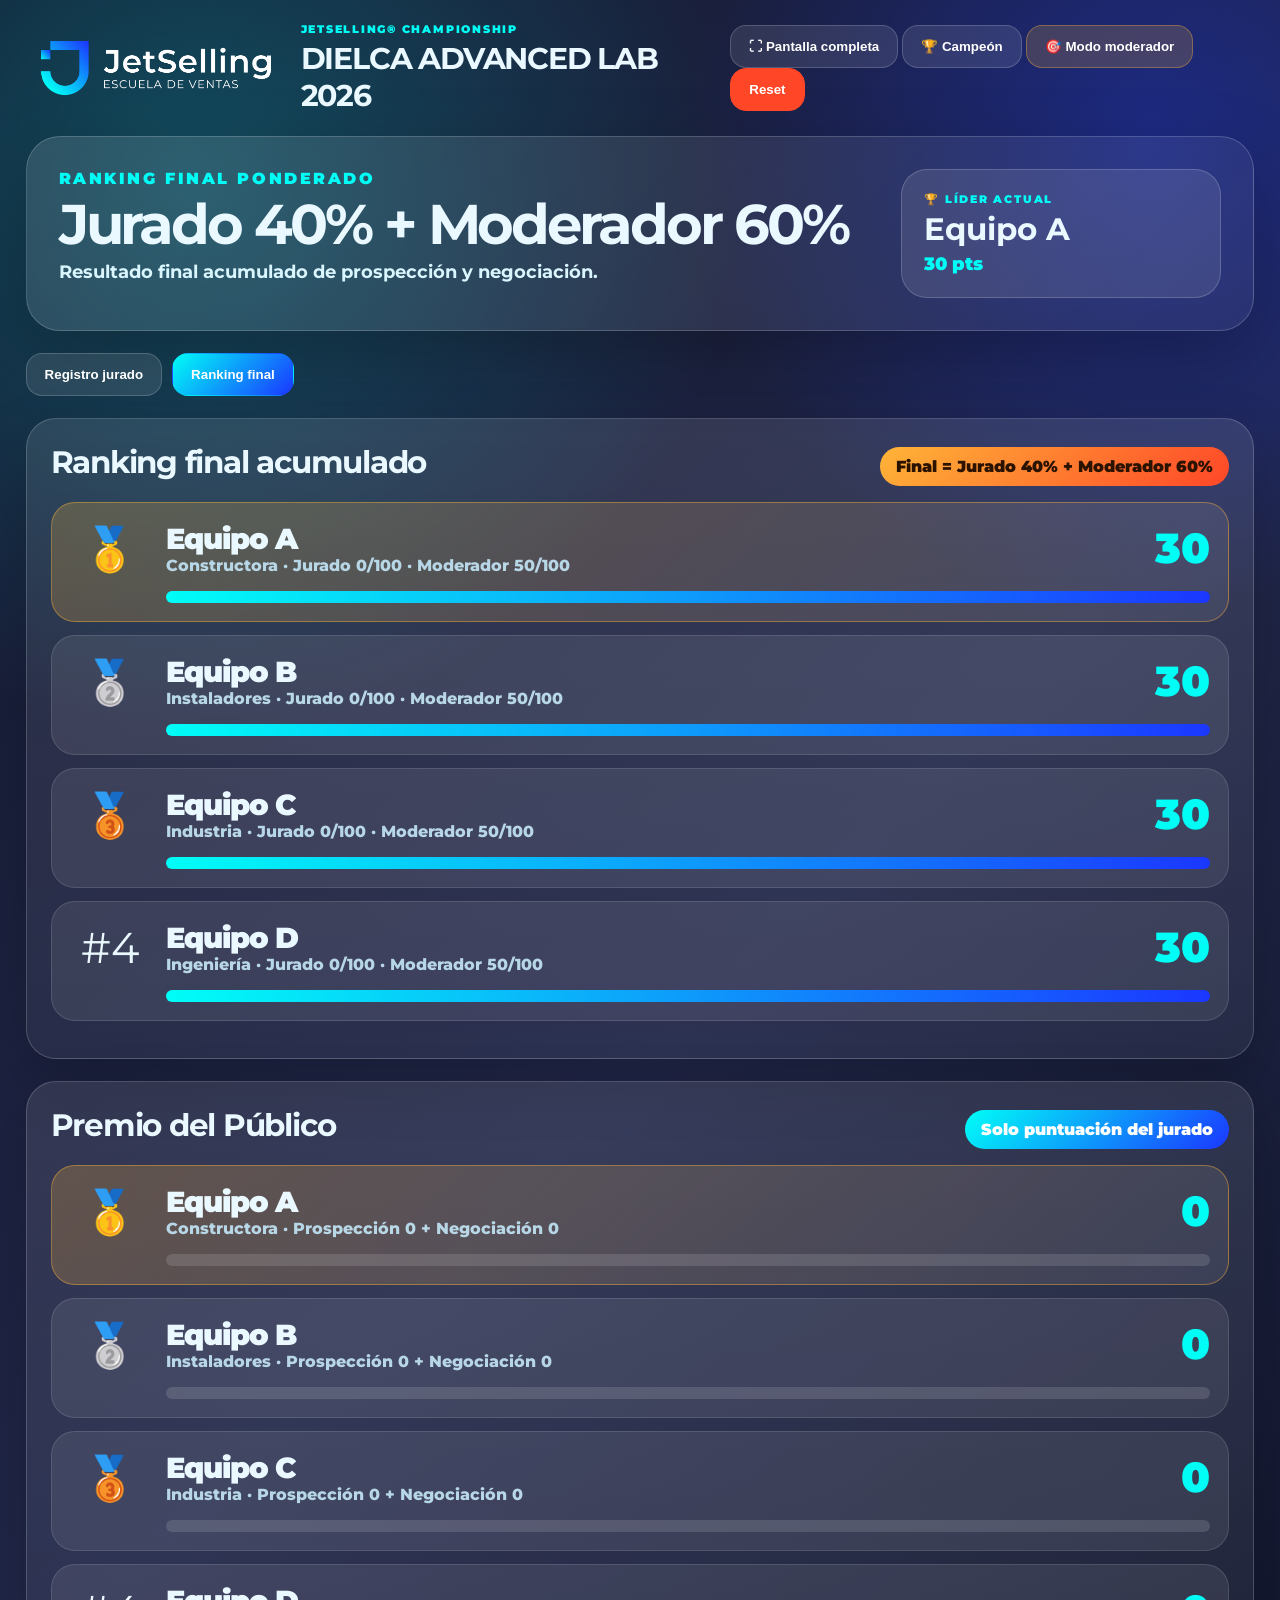
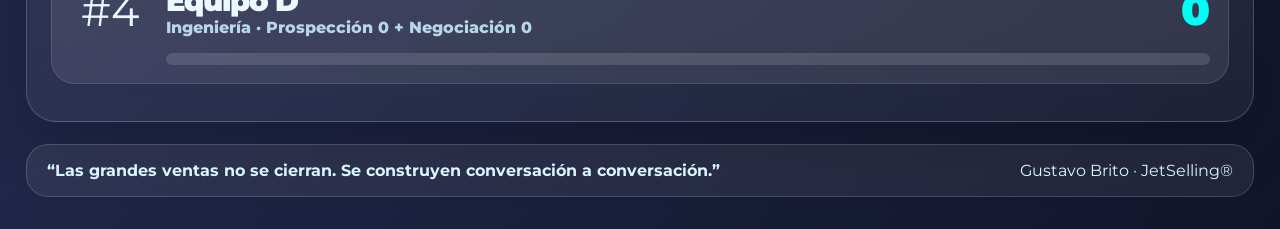
<file: index.html>
<!doctype html>
<html lang="es">
<head>
<meta charset="utf-8"/>
<meta name="viewport" content="width=device-width,initial-scale=1"/>
<title>DIELCA Live Scoreboard · JetSelling</title>
<link rel="stylesheet" href="style.css"/>
</head>
<body>
<div class="stage">
<header>
  <div class="brand">
    <img src="[data-uri]" alt="JetSelling" class="brand-logo"/>
    <div>
      <small>JetSelling® Championship</small>
      <h1>DIELCA ADVANCED LAB 2026</h1>
    </div>
  </div>
  <div class="actions">
    <button onclick="toggleFullscreen()">⛶ Pantalla completa</button>
    <button onclick="showChampion()">🏆 Campeón</button>
    <button onclick="showTab('moderator', null)" class="private-btn">🎯 Modo moderador</button>
    <button class="danger" onclick="resetAll()">Reset</button>
  </div>
</header>

<section id="publicView">
  <section class="hero">
    <div>
      <p>Ranking final ponderado</p>
      <h2>Jurado 40% + Moderador 60%</h2>
      <span>Resultado final acumulado de prospección y negociación.</span>
    </div>
    <div class="hero-card">
      <small>🏆 Líder actual</small>
      <strong id="leaderName">—</strong>
      <span id="leaderScore">0 pts</span>
    </div>
  </section>

  <section class="public-actions">
    <button onclick="showTab('input', this)">Registro jurado</button>
    <button onclick="showTab('rankingTab', this)" class="active">Ranking final</button>
  </section>

  <section id="input" class="tab">
    <section class="grid">
      <div class="panel">
        <h3>Jurado · Prospección</h3>
        <p class="hint">Introduce la media comunicada por jurados sobre 100.</p>
        <div id="juryProspection"></div>
      </div>
      <div class="panel">
        <h3>Jurado · Negociación</h3>
        <p class="hint">Introduce la media comunicada por jurados sobre 100.</p>
        <div id="juryNegotiation"></div>
      </div>
    </section>
  </section>

  <section id="rankingTab" class="tab active">
    <section class="board">
      <div class="board-head">
        <h3>Ranking final acumulado</h3>
        <div class="tag">Final = Jurado 40% + Moderador 60%</div>
      </div>
      <div id="ranking"></div>
    </section>

    <section class="board secondary-board">
      <div class="board-head">
        <h3>Premio del Público</h3>
        <div class="tag alt">Solo puntuación del jurado</div>
      </div>
      <div id="publicAward"></div>
    </section>
  </section>
</section>

<section id="moderator" class="tab moderator-secret">
  <div class="secret-header">
    <button onclick="showTab('rankingTab', null)">← Volver a pantalla pública</button>
    <div>
      <small>Vista privada</small>
      <h2>Evaluación del moderador</h2>
      <p>Esta pantalla no está pensada para proyectarse mientras puntúas.</p>
    </div>
  </div>

  <div class="panel wide">
    <h3>Selecciona fase y equipo</h3>
    <div class="mod-selectors">
      <label>Fase
        <select id="modPhase" onchange="selectModeratorTeam(selectedTeam)">
          <option value="prospection">Prospección</option>
          <option value="negotiation">Negociación</option>
        </select>
      </label>
      <div class="team-selector" id="moderatorTeamButtons"></div>
    </div>
    <div id="moderatorScorecard"></div>
  </div>
</section>

<section id="champion" class="champion">
  <img src="[data-uri]" alt="JetSelling"/>
  <div class="trophy">🏆</div>
  <h2>CAMPEÓN DIELCA WAR ROOM 2026</h2>
  <h3 id="championTeam">—</h3>
  <p id="championPoints">0 pts</p>
  <button onclick="hideChampion()">Volver al ranking</button>
</section>

<footer>
  <strong>“Las grandes ventas no se cierran. Se construyen conversación a conversación.”</strong>
  <span>Gustavo Brito · JetSelling®</span>
</footer>
</div>
<script src="script.js"></script>
</body>
</html>
</file>
<file: style.css>
@import url('https://fonts.googleapis.com/css2?family=Montserrat:wght@400;600;700;800;900&display=swap');

:root{
  --navy:#212749;
  --blue:#1B37FF;
  --cyan:#00FEF7;
  --gold:#FFB438;
  --red:#FF4728;
  --muted:#b8d7e6;
}

*{box-sizing:border-box}
body{
  margin:0;
  font-family:Montserrat,system-ui,Arial,sans-serif;
  background:
    radial-gradient(circle at 15% 10%,rgba(0,254,247,.22),transparent 28%),
    radial-gradient(circle at 90% 8%,rgba(27,55,255,.34),transparent 23%),
    linear-gradient(135deg,#14182f,var(--navy) 55%,#11152b);
  color:#eaf8ff;
  min-height:100vh;
}
.stage{width:min(1440px,96vw);margin:0 auto;padding:22px 0 32px}
header{display:flex;justify-content:space-between;align-items:center;gap:18px;margin-bottom:22px}
.brand{display:flex;align-items:center;gap:15px}
.brand-logo{width:260px;max-width:38vw;height:auto;object-fit:contain}
small{display:block;color:var(--cyan);text-transform:uppercase;letter-spacing:.16em;font-weight:900;font-size:11px}
h1{margin:4px 0 0;font-size:30px;letter-spacing:-.04em}
button{border:1px solid rgba(255,255,255,.18);border-radius:16px;background:rgba(255,255,255,.10);color:white;padding:13px 18px;font-weight:900;cursor:pointer}
button:hover{background:rgba(255,255,255,.16)}
button.danger{background:var(--red);border-color:var(--red)}
.private-btn{background:rgba(255,180,56,.18);border-color:rgba(255,180,56,.35)}

.hero{display:grid;grid-template-columns:1fr 320px;gap:22px;padding:32px;border-radius:34px;background:linear-gradient(135deg,rgba(255,255,255,.12),rgba(255,255,255,.05));border:1px solid rgba(255,255,255,.18);box-shadow:0 26px 70px rgba(0,0,0,.25)}
.hero p{margin:0;color:var(--cyan);text-transform:uppercase;letter-spacing:.16em;font-weight:900}
.hero h2{font-size:56px;line-height:.94;margin:10px 0;letter-spacing:-.055em}
.hero span{color:#d9f6ff;font-size:18px;font-weight:700}
.hero-card{background:rgba(255,255,255,.10);border:1px solid rgba(255,255,255,.18);border-radius:26px;padding:22px;display:flex;flex-direction:column;justify-content:center}
.hero-card strong{font-size:31px;line-height:1;margin:8px 0}
.hero-card span{color:var(--cyan);font-weight:900}
.public-actions{display:flex;gap:10px;margin:22px 0;flex-wrap:wrap}
.public-actions button.active{background:linear-gradient(135deg,var(--cyan),var(--blue));border-color:transparent}
.tab{display:none}
.tab.active{display:block}
.grid{display:grid;grid-template-columns:1fr 1fr;gap:22px}
.panel,.board{background:linear-gradient(180deg,rgba(255,255,255,.10),rgba(255,255,255,.05));border:1px solid rgba(255,255,255,.18);border-radius:30px;padding:24px;box-shadow:0 22px 60px rgba(0,0,0,.20)}
.wide{grid-column:1/-1}
.panel h3,.board h3{margin:0 0 8px;font-size:31px;letter-spacing:-.04em}
.hint{color:var(--muted);font-weight:800;margin:0 0 16px}
.entry{display:grid;grid-template-columns:1fr 120px;gap:12px;align-items:center;background:rgba(255,255,255,.08);border-radius:18px;padding:13px;margin:10px 0}
.entry span{font-weight:900}
.entry input,.mod-selectors select{width:100%;border:1px solid rgba(255,255,255,.22);background:rgba(255,255,255,.10);color:white;border-radius:14px;padding:12px;font-size:22px;text-align:center;font-weight:900}
.mod-selectors select option{background:#212749;color:white}
.moderator-secret{background:linear-gradient(135deg,#160f02,#2b1b00);border:1px solid rgba(255,180,56,.35);border-radius:34px;padding:24px;box-shadow:0 28px 80px rgba(0,0,0,.35)}
.secret-header{display:grid;grid-template-columns:240px 1fr;gap:22px;align-items:center;margin-bottom:18px}
.secret-header h2{font-size:42px;margin:4px 0}
.secret-header p{color:#f8e4b2;font-weight:800}
.mod-selectors{display:grid;grid-template-columns:260px 1fr;gap:18px}
.mod-selectors label{font-weight:900;color:var(--cyan);text-transform:uppercase;letter-spacing:.12em;font-size:12px}
.team-selector{display:grid;grid-template-columns:repeat(4,1fr);gap:10px}
.team-selector button.active{background:linear-gradient(135deg,var(--gold),#FF4728);color:#2b1300;border-color:transparent}
.criteria{display:grid;grid-template-columns:1fr 1fr;gap:14px;margin-top:18px}
.criterion{background:rgba(255,255,255,.08);border-radius:20px;padding:16px;border:1px solid rgba(255,255,255,.12)}
.criterion label{display:block;font-weight:900;margin-bottom:6px}
.criterion small{color:var(--muted);letter-spacing:0;text-transform:none;font-size:12px}
.criterion input{width:100%;accent-color:var(--cyan)}
.criterion b{font-size:24px;color:var(--cyan)}
.mod-total{font-size:48px;text-align:center;font-weight:900;color:var(--cyan);background:rgba(255,255,255,.08);border-radius:24px;padding:18px;margin-top:18px}
.board{margin-top:22px}
.board-head{display:flex;justify-content:space-between;align-items:center;gap:18px}
.tag{background:linear-gradient(135deg,var(--gold),#FF4728);color:#2b1300;border-radius:999px;padding:10px 16px;font-weight:900}
.tag.alt{background:linear-gradient(135deg,var(--cyan),var(--blue));color:white}
.rank{display:grid;grid-template-columns:80px 1fr 130px;gap:16px;align-items:center;background:rgba(255,255,255,.085);border:1px solid rgba(255,255,255,.12);border-radius:24px;padding:18px;margin:13px 0}
.rank.first{background:linear-gradient(135deg,rgba(255,180,56,.23),rgba(255,255,255,.08));border-color:rgba(255,180,56,.42)}
.medal{font-size:43px;text-align:center}
.name{font-size:29px;font-weight:900;letter-spacing:-.04em}
.sub{color:var(--muted);font-weight:800}
.pts{font-size:42px;font-weight:900;color:var(--cyan);text-align:right}
.bar{grid-column:2/4;height:12px;background:rgba(255,255,255,.13);border-radius:99px;overflow:hidden}
.bar div{height:100%;background:linear-gradient(90deg,var(--cyan),var(--blue));transition:width .55s ease}
.champion{display:none;position:fixed;inset:0;background:radial-gradient(circle at center,rgba(0,254,247,.2),transparent 35%),linear-gradient(135deg,#11152b,#212749);z-index:50;align-items:center;justify-content:center;flex-direction:column;text-align:center;padding:40px}
.champion.active{display:flex}
.champion img{width:min(520px,70vw);margin-bottom:26px}
.trophy{font-size:110px}
.champion h2{font-size:56px;line-height:.95;margin:10px 0}
.champion h3{font-size:72px;color:var(--cyan);margin:10px 0}
.champion p{font-size:34px;font-weight:900}
footer{margin-top:22px;display:flex;justify-content:space-between;gap:20px;background:rgba(255,255,255,.07);border:1px solid rgba(255,255,255,.16);border-radius:22px;padding:16px 20px;color:#d9f6ff}

@media(max-width:900px){
  .hero,.grid,.secret-header,.mod-selectors{grid-template-columns:1fr}
  .team-selector,.criteria{grid-template-columns:1fr 1fr}
  .hero h2{font-size:38px}
  header,footer{flex-direction:column;align-items:flex-start}
  .brand-logo{max-width:70vw}
}
@media(max-width:560px){
  .team-selector,.criteria{grid-template-columns:1fr}
  .entry{grid-template-columns:1fr}
  .rank{grid-template-columns:54px 1fr 88px}
  .name{font-size:21px}
  .pts{font-size:28px}
  .champion h2{font-size:34px}
  .champion h3{font-size:45px}
}
</file>
